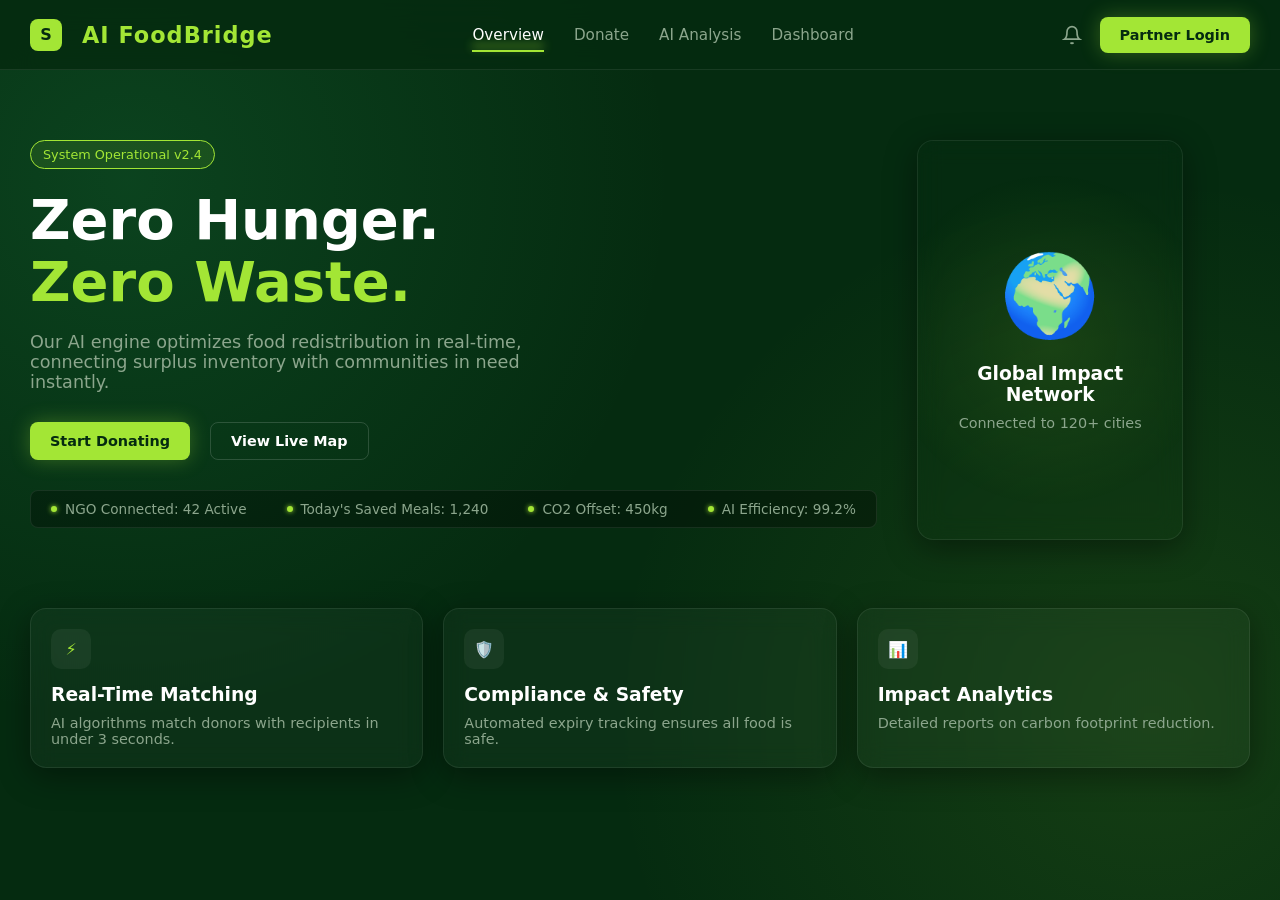
<file: food managmentwebpge/index.html>
<!DOCTYPE html>
<html lang="en">
<head>
    <meta charset="UTF-8">
    <meta name="viewport" content="width=device-width, initial-scale=1.0">
    <title>AI FoodBridge – Zero Hunger Smart Redistribution System</title>
    <style>
        /* --- 1. CORE VARIABLES --- */
        :root {
            --bg-dark: #052b10;
            --accent-primary: #a3e635; /* Neon Mint */
            --accent-secondary: #2ecc71; /* Green */
            --accent-alert: #ff6b6b;
            --text-main: #ffffff;
            --text-dim: #8ca68d;
            
            /* Glassmorphism */
            --glass-surface: rgba(255, 255, 255, 0.03);
            --glass-border: rgba(255, 255, 255, 0.08);
            --glass-highlight: rgba(255, 255, 255, 0.15);
            --blur-amount: 12px;

            /* Effects */
            --glow: 0 0 20px rgba(163, 230, 53, 0.3);
            --shadow: 0 8px 32px 0 rgba(0, 0, 0, 0.4);
            
            /* Spacing */
            --radius-sm: 8px;
            --radius-md: 16px;
            --radius-lg: 24px;
        }

        /* --- 2. RESET & TYPOGRAPHY --- */
        * { margin: 0; padding: 0; box-sizing: border-box; font-family: 'Segoe UI', system-ui, sans-serif; }
        
        body {
            background-color: var(--bg-dark);
            background-image: 
                radial-gradient(circle at 10% 20%, rgba(46, 204, 113, 0.15) 0%, transparent 40%),
                radial-gradient(circle at 90% 80%, rgba(163, 230, 53, 0.1) 0%, transparent 40%);
            color: var(--text-main);
            min-height: 100vh;
            overflow-x: hidden;
        }

        /* --- 3. COMPONENTS & UTILITIES --- */
        .hidden { display: none !important; }
        .flex { display: flex; }
        .flex-col { flex-direction: column; }
        .center { align-items: center; justify-content: center; }
        .gap-1 { gap: 10px; } .gap-2 { gap: 20px; } .gap-3 { gap: 30px; }
        
        /* Buttons */
        .btn {
            padding: 10px 20px; border: none; border-radius: var(--radius-sm);
            cursor: pointer; font-weight: 600; font-size: 0.9rem;
            transition: all 0.3s ease; display: inline-flex; align-items: center; gap: 8px;
        }
        .btn:active { transform: scale(0.96); }
        
        .btn-primary { background: var(--accent-primary); color: var(--bg-dark); box-shadow: var(--glow); }
        .btn-primary:hover { background: #bfff5a; box-shadow: 0 0 30px var(--accent-primary); }
        
        .btn-outline { background: transparent; border: 1px solid var(--glass-highlight); color: var(--text-main); }
        .btn-outline:hover { border-color: var(--accent-primary); background: rgba(163, 230, 53, 0.1); }
        
        .btn-ghost { background: transparent; color: var(--text-dim); }
        .btn-ghost:hover { color: var(--text-main); background: rgba(255,255,255,0.05); }

        .btn-icon { padding: 8px; border-radius: 50%; aspect-ratio: 1; }

        /* Glass Cards */
        .glass-card {
            background: var(--glass-surface);
            backdrop-filter: blur(var(--blur-amount));
            -webkit-backdrop-filter: blur(var(--blur-amount));
            border: 1px solid var(--glass-border);
            border-radius: var(--radius-md);
            padding: 24px;
            box-shadow: var(--shadow);
            transition: transform 0.3s ease, border-color 0.3s ease;
            position: relative;
            overflow: hidden;
        }
        .glass-card:hover { border-color: rgba(163, 230, 53, 0.3); transform: translateY(-2px); }
        
        /* Input Fields */
        .input-group { margin-bottom: 15px; position: relative; }
        .input-group label { display: block; font-size: 0.8rem; color: var(--text-dim); margin-bottom: 6px; }
        .form-input {
            width: 100%; background: rgba(0,0,0,0.3); border: 1px solid var(--glass-border);
            padding: 12px; color: white; border-radius: var(--radius-sm); outline: none;
            transition: 0.3s;
        }
        .form-input:focus { border-color: var(--accent-primary); box-shadow: 0 0 10px rgba(163, 230, 53, 0.2); }

        /* --- 4. LAYOUT STRUCTURE --- */
        
        /* Header */
        header {
            position: sticky; top: 0; z-index: 100;
            padding: 0 30px; height: 70px;
            display: flex; align-items: center; justify-content: space-between;
            background: rgba(5, 43, 16, 0.85);
            backdrop-filter: blur(20px);
            border-bottom: 1px solid var(--glass-border);
        }
        .brand { font-size: 1.4rem; font-weight: 800; color: var(--accent-primary); letter-spacing: 1px; }
        .nav-links { display: flex; gap: 30px; }
        .nav-item {
            background: none; border: none; color: var(--text-dim); font-size: 0.95rem;
            cursor: pointer; padding: 8px 0; position: relative; transition: 0.3s;
        }
        .nav-item:hover, .nav-item.active { color: var(--text-main); }
        .nav-item.active::after {
            content: ''; position: absolute; bottom: 0; left: 0; width: 100%; height: 2px;
            background: var(--accent-primary); box-shadow: 0 -5px 10px var(--accent-primary);
        }

        /* Main Container */
        main { padding: 30px; max-width: 1400px; margin: 0 auto; padding-bottom: 100px; }
        
        /* Sections */
        section { display: none; animation: fadeIn 0.4s ease-out; }
        section.active { display: block; }
        @keyframes fadeIn { from { opacity: 0; transform: translateY(10px); } to { opacity: 1; transform: translateY(0); } }

        /* --- 5. PAGE SPECIFIC STYLES --- */

        /* Home */
        .hero-container { display: grid; grid-template-columns: 1.2fr 0.8fr; gap: 40px; margin-top: 40px; }
        .hero-badge {
            display: inline-block; padding: 6px 12px; background: rgba(163, 230, 53, 0.1);
            border: 1px solid var(--accent-primary); color: var(--accent-primary);
            border-radius: 20px; font-size: 0.8rem; margin-bottom: 20px;
        }
        .ticker-wrap {
            width: 100%; overflow: hidden; background: rgba(0,0,0,0.3); border-radius: var(--radius-sm);
            padding: 10px 0; margin: 30px 0; display: flex; align-items: center;
            border: 1px solid var(--glass-border);
        }
        .ticker-item { white-space: nowrap; padding: 0 20px; font-size: 0.85rem; color: var(--text-dim); display: flex; align-items: center; gap: 8px; }
        .ticker-dot { width: 6px; height: 6px; background: var(--accent-primary); border-radius: 50%; box-shadow: 0 0 5px var(--accent-primary); }

        /* Features Grid */
        .features-grid { display: grid; grid-template-columns: repeat(3, 1fr); gap: 20px; margin-top: 50px; }
        .feature-card { padding: 20px; text-align: left; }
        .feature-icon { 
            width: 40px; height: 40px; background: rgba(255,255,255,0.05); 
            border-radius: 10px; display: flex; align-items: center; justify-content: center; 
            color: var(--accent-primary); margin-bottom: 15px;
        }

        /* Donate */
        .donate-layout { display: grid; grid-template-columns: 1fr 350px; gap: 30px; }
        .quick-actions { display: grid; grid-template-columns: 1fr 1fr; gap: 10px; margin-bottom: 20px; }
        .stat-pill { 
            background: rgba(255,255,255,0.05); padding: 10px; border-radius: 8px; 
            text-align: center; border: 1px solid transparent; cursor: pointer; transition: 0.2s;
        }
        .stat-pill:hover { border-color: var(--accent-primary); background: rgba(163, 230, 53, 0.05); }
        .stat-pill strong { display: block; font-size: 1.1rem; color: var(--accent-primary); }
        .stat-pill span { font-size: 0.75rem; color: var(--text-dim); }

        /* Analysis & Map */
        .analysis-grid { display: grid; grid-template-columns: repeat(4, 1fr); gap: 20px; margin-bottom: 20px; }
        
        #map-container {
            position: relative;
            height: 400px; 
            width: 100%;
            background: rgba(0,0,0,0.4);
            border-radius: var(--radius-sm);
            overflow: hidden;
            border: 1px solid var(--glass-border);
        }
        canvas { display: block; width: 100%; height: 100%; cursor: crosshair; }
        .map-overlay-ui {
            position: absolute; top: 10px; left: 10px;
            background: rgba(5, 43, 16, 0.9); padding: 5px 10px;
            border-radius: 4px; border: 1px solid var(--glass-border);
            pointer-events: none; font-size: 0.8rem; color: var(--accent-primary);
        }

        /* Tooltip & Details */
        #map-tooltip {
            position: absolute; background: rgba(0, 0, 0, 0.9);
            border: 1px solid var(--accent-primary); padding: 10px;
            border-radius: 6px; pointer-events: none; display: none;
            z-index: 10; backdrop-filter: blur(5px);
        }
        #map-tooltip h5 { color: var(--accent-primary); margin-bottom: 4px; font-size: 0.9rem; }
        #map-tooltip p { color: white; font-size: 0.8rem; margin: 2px 0; }

        #location-detail-card {
            position: absolute; right: 20px; top: 20px; width: 250px;
            background: rgba(10, 30, 15, 0.95); border: 1px solid var(--accent-primary);
            padding: 20px; border-radius: var(--radius-md);
            box-shadow: 0 10px 40px rgba(0,0,0,0.8);
            backdrop-filter: blur(10px); display: none; z-index: 20;
            animation: slideIn 0.3s ease-out;
        }
        @keyframes slideIn { from { opacity: 0; transform: translateX(20px); } to { opacity: 1; transform: translateX(0); } }
        #close-detail { position: absolute; top: 10px; right: 10px; background: none; border: none; color: var(--text-dim); cursor: pointer; font-size: 1.2rem; }
        #close-detail:hover { color: var(--accent-primary); }

        /* Dashboard (Bento Grid) */
        .bento-grid { display: grid; grid-template-columns: repeat(4, 1fr); grid-template-rows: auto auto; gap: 20px; }
        .bento-item { padding: 20px; }
        .col-span-2 { grid-column: span 2; }
        .row-span-2 { grid-row: span 2; }
        
        .chart-container { display: flex; align-items: flex-end; justify-content: space-around; height: 100%; padding-top: 20px; }
        .bar-group { display: flex; flex-direction: column; align-items: center; gap: 5px; width: 15%; }
        .bar { width: 100%; background: var(--accent-secondary); border-radius: 4px 4px 0 0; transition: height 1s ease; position: relative; }
        .bar:hover { background: var(--accent-primary); box-shadow: 0 0 10px var(--accent-primary); }
        .bar-label { font-size: 0.7rem; color: var(--text-dim); }

        /* Table */
        .data-table { width: 100%; border-collapse: collapse; margin-top: 15px; font-size: 0.9rem; }
        .data-table th { text-align: left; color: var(--text-dim); font-weight: normal; padding: 10px; border-bottom: 1px solid var(--glass-border); }
        .data-table td { padding: 12px 10px; border-bottom: 1px solid rgba(255,255,255,0.03); }
        .status-badge { padding: 4px 8px; border-radius: 12px; font-size: 0.75rem; background: rgba(46, 204, 113, 0.2); color: #2ecc71; }

        /* --- AUTH MODAL --- */
        #auth-modal {
            position: fixed; top: 0; left: 0; width: 100%; height: 100%;
            background: rgba(0,0,0,0.6); backdrop-filter: blur(8px);
            z-index: 1000; display: flex; align-items: center; justify-content: center;
            opacity: 0; pointer-events: none; transition: 0.3s;
        }
        #auth-modal.open { opacity: 1; pointer-events: auto; }
        
        .modal-content {
            width: 100%; max-width: 420px;
            background: #0f3e1e;
            border: 1px solid var(--accent-primary);
            box-shadow: 0 0 40px rgba(163, 230, 53, 0.15);
            padding: 0; border-radius: var(--radius-md);
            transform: scale(0.95); transition: 0.3s;
            overflow: hidden;
        }
        #auth-modal.open .modal-content { transform: scale(1); }

        .auth-header {
            display: flex; background: rgba(0,0,0,0.2);
        }
        .auth-tab {
            flex: 1; padding: 15px; border: none; background: none;
            color: var(--text-dim); font-weight: 600; cursor: pointer;
            border-bottom: 2px solid transparent;
        }
        .auth-tab.active {
            color: var(--accent-primary); border-bottom-color: var(--accent-primary);
            background: rgba(163, 230, 53, 0.05);
        }

        .auth-body { padding: 30px; }
        .modal-title { color: var(--accent-primary); margin-bottom: 20px; font-size: 1.5rem; text-align: center; }

        /* --- DASHBOARD DETAIL MODALS (Generic) --- */
        .detail-modal {
            position: fixed; top: 50%; left: 50%; transform: translate(-50%, -50%) scale(0.9);
            width: 80%; max-width: 600px; max-height: 80vh;
            background: #0a2611; border: 1px solid var(--accent-primary);
            padding: 20px; border-radius: var(--radius-md);
            z-index: 1100; box-shadow: 0 20px 50px rgba(0,0,0,0.8);
            display: none; opacity: 0; transition: 0.3s;
            overflow-y: auto;
        }
        .detail-modal.active { display: block; opacity: 1; transform: translate(-50%, -50%) scale(1); }
        .detail-modal-header { display: flex; justify-content: space-between; align-items: center; margin-bottom: 20px; border-bottom: 1px solid var(--glass-border); padding-bottom: 10px;}
        .close-modal-btn { background: none; border: none; color: white; font-size: 1.5rem; cursor: pointer; }

        /* Loading Spinner */
        .spinner {
            border: 4px solid rgba(163, 230, 53, 0.1);
            width: 36px; height: 36px;
            border-radius: 50%;
            border-left-color: var(--accent-primary);
            animation: spin 1s linear infinite;
            margin: 20px auto;
        }
        @keyframes spin { 100% { transform: rotate(360deg); } }

        /* --- 6. RESPONSIVE --- */
        @media (max-width: 1024px) {
            .hero-container, .donate-layout, .bento-grid { grid-template-columns: 1fr; }
            .bento-item { grid-column: span 1 !important; grid-row: span 1 !important; }
            .nav-links { display: none; }
            .features-grid { grid-template-columns: 1fr; }
        }
    </style>
</head>
<body>

    <!-- HEADER -->
    <header>
        <div class="flex center gap-2">
            <div style="width: 32px; height: 32px; background: var(--accent-primary); border-radius: 8px; display: grid; place-items: center; color: var(--bg-dark); font-weight: bold;">S</div>
            <div class="brand">AI FoodBridge</div>
        </div>

        <nav class="nav-links">
            <button class="nav-item active" onclick="router('home')" id="nav-home">Overview</button>
            <button class="nav-item" onclick="router('donate')" id="nav-donate">Donate</button>
            <button class="nav-item" onclick="router('analysis')" id="nav-analysis">AI Analysis</button>
            <button class="nav-item" onclick="router('dashboard')" id="nav-dashboard">Dashboard</button>
        </nav>

        <div class="flex gap-1">
            <button class="btn btn-ghost btn-icon" title="Notifications">
                <svg width="20" height="20" fill="none" stroke="currentColor" stroke-width="2" viewBox="0 0 24 24"><path d="M18 8A6 6 0 006 8c0 7-3 9-3 9h18s-3-2-3-9M13.73 21a2 2 0 01-3.46 0"></path></svg>
            </button>
            <!-- Login/Signup Button -->
            <button id="auth-btn" class="btn btn-primary btn-sm" onclick="toggleAuthModal(true)">Partner Login</button>
        </div>
    </header>

    <main>
        
        <!-- 1. HOME SECTION -->
        <section id="home" class="active">
            <div class="hero-container">
                <div>
                    <div class="hero-badge">System Operational v2.4</div>
                    <h1 style="font-size: 3.5rem; line-height: 1.1; margin-bottom: 20px;">Zero Hunger.<br><span style="color: var(--accent-primary);">Zero Waste.</span></h1>
                    <p style="color: var(--text-dim); font-size: 1.1rem; margin-bottom: 30px; max-width: 500px;">
                        Our AI engine optimizes food redistribution in real-time, connecting surplus inventory with communities in need instantly.
                    </p>
                    
                    <div class="flex gap-2">
                        <button class="btn btn-primary" onclick="router('donate')">Start Donating</button>
                        <button class="btn btn-outline" onclick="router('analysis')">View Live Map</button>
                    </div>

                    <div class="ticker-wrap">
                        <div class="ticker-item"><div class="ticker-dot"></div> NGO Connected: 42 Active</div>
                        <div class="ticker-item"><div class="ticker-dot"></div> Today's Saved Meals: 1,240</div>
                        <div class="ticker-item"><div class="ticker-dot"></div> CO2 Offset: 450kg</div>
                        <div class="ticker-item"><div class="ticker-dot"></div> AI Efficiency: 99.2%</div>
                    </div>
                </div>

                <div class="glass-card flex center" style="height: 400px; position: relative; background: radial-gradient(circle at center, rgba(163,230,53,0.1) 0%, transparent 70%);">
                    <div style="text-align: center;">
                        <div style="font-size: 5rem; margin-bottom: 20px;">🌍</div>
                        <h3 style="margin-bottom: 10px;">Global Impact Network</h3>
                        <p style="color: var(--text-dim); font-size: 0.9rem;">Connected to 120+ cities</p>
                    </div>
                </div>
            </div>

            <div class="features-grid">
                <div class="glass-card feature-card">
                    <div class="feature-icon">⚡</div>
                    <h3>Real-Time Matching</h3>
                    <p style="font-size: 0.9rem; color: var(--text-dim); margin-top: 10px;">AI algorithms match donors with recipients in under 3 seconds.</p>
                </div>
                <div class="glass-card feature-card">
                    <div class="feature-icon">🛡️</div>
                    <h3>Compliance & Safety</h3>
                    <p style="font-size: 0.9rem; color: var(--text-dim); margin-top: 10px;">Automated expiry tracking ensures all food is safe.</p>
                </div>
                <div class="glass-card feature-card">
                    <div class="feature-icon">📊</div>
                    <h3>Impact Analytics</h3>
                    <p style="font-size: 0.9rem; color: var(--text-dim); margin-top: 10px;">Detailed reports on carbon footprint reduction.</p>
                </div>
            </div>
        </section>

        <!-- 2. DONATE SECTION -->
        <section id="donate">
            <div class="flex gap-2" style="margin-bottom: 20px;">
                <button class="btn btn-primary">Manual Entry</button>
                <button class="btn btn-outline" disabled>Bulk Upload (CSV)</button>
            </div>

            <div class="donate-layout">
                <div class="glass-card">
                    <h2 style="margin-bottom: 20px;">New Donation Entry</h2>
                    <form id="donationForm" onsubmit="handleDonate(event)">
                        <div class="flex gap-2">
                            <div class="input-group" style="flex: 1;">
                                <label>Food Category</label>
                                <select id="foodType" class="form-input" required>
                                    <option value="" disabled selected>Select...</option>
                                    <option value="Produce">Fresh Produce</option>
                                    <option value="Dairy">Dairy & Eggs</option>
                                    <option value="Bakery">Bakery Items</option>
                                    <option value="Canned">Canned Goods</option>
                                    <option value="Prepared">Prepared Meals</option>
                                </select>
                            </div>
                            <div class="input-group" style="flex: 1;">
                                <label>Quantity (kg)</label>
                                <input type="number" id="quantity" class="form-input" required min="1" placeholder="0">
                            </div>
                        </div>

                        <div class="input-group">
                            <label>Pickup Location</label>
                            <input type="text" id="location" class="form-input" required placeholder="e.g. 123 Market St, Downtown">
                        </div>

                        <div class="flex gap-2">
                            <div class="input-group" style="flex: 1;">
                                <label>Expiry Date</label>
                                <input type="date" id="expiry" class="form-input" required>
                            </div>
                            <div class="input-group" style="flex: 1;">
                                <label>Urgency Level</label>
                                <select class="form-input">
                                    <option>Standard (24h)</option>
                                    <option>High (4h)</option>
                                    <option>Critical (1h)</option>
                                </select>
                            </div>
                        </div>

                        <div style="margin-top: 20px; border-top: 1px solid var(--glass-border); padding-top: 20px; display: flex; justify-content: flex-end; gap: 10px;">
                            <button type="submit" class="btn btn-primary">Submit Donation</button>
                        </div>
                    </form>
                </div>

                <div class="flex flex-col gap-2">
                    <div class="glass-card">
                        <h3 style="margin-bottom: 15px;">Quick Add</h3>
                        <div class="quick-actions">
                            <div class="stat-pill" onclick="quickDonate('Produce', 5)"><strong>+5kg</strong><span>Produce</span></div>
                            <div class="stat-pill" onclick="quickDonate('Bakery', 10)"><strong>+10kg</strong><span>Bakery</span></div>
                            <div class="stat-pill" onclick="quickDonate('Canned', 20)"><strong>+20kg</strong><span>Canned</span></div>
                            <div class="stat-pill" onclick="quickDonate('Dairy', 5)"><strong>+5kg</strong><span>Dairy</span></div>
                        </div>
                    </div>

                    <div class="glass-card" style="flex-grow: 1;">
                        <h3 style="margin-bottom: 10px;">Your Contribution</h3>
                        <div style="font-size: 2rem; color: var(--accent-primary); font-weight: bold;" id="sidebar-total">0 kg</div>
                        <p style="color: var(--text-dim); font-size: 0.8rem;">Lifetime Total</p>
                    </div>
                </div>
            </div>
        </section>

        <!-- 3. ANALYSIS SECTION -->
        <section id="analysis">
            <div class="flex gap-2" style="margin-bottom: 20px; justify-content: space-between;">
                <div>
                    <h2>AI Decision Engine</h2>
                    <p style="color: var(--text-dim);">Real-time logistics optimization & visualization</p>
                </div>
                <div class="flex gap-2">
                    <button class="btn btn-outline" onclick="router('dashboard')">View Dashboard</button>
                    <button class="btn btn-primary" id="sim-btn" onclick="runSimulation()">Run Optimization</button>
                </div>
            </div>

            <div class="glass-card" style="margin-bottom: 30px;">
                <div class="analysis-grid">
                    <div class="bento-item" style="border-right: 1px solid var(--glass-border);">
                        <h4 style="color: var(--text-dim);">Total Nodes</h4>
                        <div style="font-size: 1.5rem; font-weight: bold;" id="node-count-display">0</div>
                    </div>
                    <div class="bento-item" style="border-right: 1px solid var(--glass-border);">
                        <h4 style="color: var(--text-dim);">Active Routes</h4>
                        <div style="font-size: 1.5rem; font-weight: bold;" id="route-count">0</div>
                    </div>
                    <div class="bento-item" style="border-right: 1px solid var(--glass-border);">
                        <h4 style="color: var(--text-dim);">Efficiency</h4>
                        <div style="font-size: 1.5rem; font-weight: bold; color: var(--accent-primary);">98.5%</div>
                    </div>
                    <div class="bento-item">
                        <h4 style="color: var(--text-dim);">Status</h4>
                        <div id="system-status" style="font-size: 1.5rem; font-weight: bold; color: #2ecc71;">Idle</div>
                    </div>
                </div>

                <!-- MAP -->
                <div id="map-container">
                    <canvas id="mapCanvas"></canvas>
                    <div class="map-overlay-ui">Live Map View • Click node for details</div>
                    
                    <div id="map-tooltip">
                        <h5 id="tt-title">Location</h5>
                        <p id="tt-type">Type: </p>
                        <p id="tt-qty">Qty: </p>
                    </div>

                    <div id="location-detail-card">
                        <button id="close-detail">&times;</button>
                        <h3 style="color: var(--accent-primary); margin-bottom: 10px;" id="detail-title">Location Name</h3>
                        <div style="font-size: 0.9rem; color: white; margin-bottom: 5px;">
                            <span style="color: var(--text-dim);">ID:</span> <span id="detail-id">#000</span>
                        </div>
                        <div style="font-size: 0.9rem; color: white; margin-bottom: 5px;">
                            <span style="color: var(--text-dim);">Type:</span> <span id="detail-type">Produce</span>
                        </div>
                        <div style="font-size: 0.9rem; color: white; margin-bottom: 15px;">
                            <span style="color: var(--text-dim);">Qty:</span> <span id="detail-qty">0kg</span>
                        </div>
                        <!-- Actionable Button -->
                        <button class="btn btn-primary" style="width: 100%; font-size: 0.8rem;" onclick="dispatchDriver()">Dispatch Driver</button>
                    </div>
                </div>
            </div>

            <div id="sim-results" class="hidden analysis-grid">
                <div class="glass-card bento-item">
                    <h4>CO2 Saved</h4>
                    <div style="font-size: 1.2rem; font-weight: bold; margin-top: 5px;">124kg</div>
                </div>
                <div class="glass-card bento-item">
                    <h4>Matches Found</h4>
                    <div style="font-size: 1.2rem; font-weight: bold; margin-top: 5px;" id="match-count">0</div>
                </div>
                <div class="glass-card bento-item col-span-2">
                    <h4>Recommended Actions</h4>
                    <div class="flex gap-2" style="margin-top: 10px;">
                        <span class="status-badge">Dispatch Truck A</span>
                        <span class="status-badge">Notify Center B</span>
                    </div>
                </div>
            </div>
        </section>

        <!-- 4. DASHBOARD SECTION -->
        <section id="dashboard">
            <div class="flex gap-2" style="margin-bottom: 20px; justify-content: space-between; align-items: center;">
                <div>
                    <h2>Executive Dashboard</h2>
                    <p style="color: var(--text-dim);">Overview of redistribution metrics</p>
                </div>
                <div class="flex gap-1">
                    <!-- Actionable Button 1: Generate Report -->
                    <button class="btn btn-primary" onclick="generateReport()">Generate Report</button>
                </div>
            </div>

            <div class="bento-grid">
                <div class="glass-card bento-item">
                    <h4 style="color: var(--text-dim);">Total Donated</h4>
                    <div style="font-size: 2rem; font-weight: bold; color: var(--text-main);" id="dash-total">0</div>
                    <div style="font-size: 0.8rem; color: #2ecc71;">+12% vs last week</div>
                </div>
                
                <div class="glass-card bento-item">
                    <h4 style="color: var(--text-dim);">People Fed</h4>
                    <div style="font-size: 2rem; font-weight: bold; color: var(--accent-primary);" id="dash-fed">0</div>
                    <div style="font-size: 0.8rem; color: var(--text-dim);">Est. 1.5 meals/kg</div>
                </div>

                <div class="glass-card bento-item">
                    <h4 style="color: var(--text-dim);">Waste Diverted</h4>
                    <div style="font-size: 2rem; font-weight: bold;">0%</div>
                    <div class="progress-container" style="width: 100%; height: 6px; background: rgba(255,255,255,0.1); margin-top: 10px; border-radius: 3px;">
                        <div style="width: 85%; height: 100%; background: var(--accent-secondary); border-radius: 3px;"></div>
                    </div>
                </div>

                <div class="glass-card bento-item">
                    <h4 style="color: var(--text-dim);">Active NGOs</h4>
                    <div style="font-size: 2rem; font-weight: bold;">12</div>
                    <!-- Actionable Button 2: View Partners -->
                    <button class="btn btn-ghost" style="margin-top: 10px; font-size: 0.8rem;" onclick="showPartners()">View Partners</button>
                </div>

                <div class="glass-card bento-item col-span-2 row-span-2" style="min-height: 300px;">
                    <div class="flex" style="justify-content: space-between; margin-bottom: 10px;">
                        <h4>Category Breakdown</h4>
                        <select style="background: transparent; border: 1px solid var(--glass-border); color: white; padding: 2px 8px; border-radius: 4px;">
                            <option>This Week</option>
                        </select>
                    </div>
                    <div class="chart-container" id="category-chart">
                        <div class="bar-group"><div class="bar" style="height: 40%;"></div><div class="bar-label">Produce</div></div>
                        <div class="bar-group"><div class="bar" style="height: 20%;"></div><div class="bar-label">Dairy</div></div>
                        <div class="bar-group"><div class="bar" style="height: 60%;"></div><div class="bar-label">Bakery</div></div>
                        <div class="bar-group"><div class="bar" style="height: 80%;"></div><div class="bar-label">Canned</div></div>
                        <div class="bar-group"><div class="bar" style="height: 30%;"></div><div class="bar-label">Meals</div></div>
                    </div>
                </div>

                <div class="glass-card bento-item col-span-2">
                    <h4 style="margin-bottom: 15px;">Recent Transactions</h4>
                    <table class="data-table">
                        <thead>
                            <tr>
                                <th>Type</th>
                                <th>Qty</th>
                                <th>Location</th>
                                <th>Status</th>
                            </tr>
                        </thead>
                        <tbody id="dash-table-body">
                        </tbody>
                    </table>
                    <!-- Actionable Button 3: View Full History -->
                    <button class="btn btn-ghost" style="width: 100%; margin-top: 15px; font-size: 0.9rem;" onclick="showHistory()">View Full History</button>
                </div>
            </div>
        </section>

    </main>

    <!-- AUTH MODAL (Login & Signup) -->
    <div id="auth-modal">
        <div class="modal-content">
            <div class="auth-header">
                <button class="auth-tab active" onclick="switchAuthTab('login')">Login</button>
                <button class="auth-tab" onclick="switchAuthTab('signup')">Sign Up</button>
            </div>
            <div class="auth-body">
                
                <!-- LOGIN FORM -->
                <div id="login-form">
                    <h3 class="modal-title">Partner Access</h3>
                    <div class="input-group">
                        <label>Email</label>
                        <input type="email" id="login-email" class="form-input" placeholder="partner@foodbridge.ai">
                    </div>
                    <div class="input-group">
                        <label>Password</label>
                        <input type="password" id="login-pass" class="form-input" placeholder="••••••••">
                    </div>
                    <div class="flex gap-2" style="justify-content: center; margin-top: 20px;">
                        <button class="btn btn-ghost" onclick="toggleAuthModal(false)">Cancel</button>
                        <button class="btn btn-primary" onclick="handleLogin()">Login</button>
                    </div>
                    <p style="margin-top: 15px; font-size: 0.8rem; color: var(--text-dim);">Hint: partner@foodbridge.ai / demo</p>
                </div>

                <!-- SIGNUP FORM -->
                <div id="signup-form" class="hidden">
                    <h3 class="modal-title">Create Account</h3>
                    <div class="input-group">
                        <label>Organization Name</label>
                        <input type="text" id="signup-org" class="form-input" placeholder="e.g. City Food Bank">
                    </div>
                    <div class="input-group">
                        <label>Email</label>
                        <input type="email" id="signup-email" class="form-input" placeholder="you@org.com">
                    </div>
                    <div class="input-group">
                        <label>Password</label>
                        <input type="password" id="signup-pass" class="form-input" placeholder="Create password">
                    </div>
                    <div class="flex gap-2" style="justify-content: center; margin-top: 20px;">
                        <button class="btn btn-ghost" onclick="toggleAuthModal(false)">Cancel</button>
                        <button class="btn btn-primary" onclick="handleSignup()">Sign Up</button>
                    </div>
                </div>

            </div>
        </div>
    </div>

    <!-- GENERIC DETAIL MODALS -->

    <!-- Partners Modal -->
    <div id="partners-modal" class="detail-modal">
        <div class="detail-modal-header">
            <h3>Active NGO Partners</h3>
            <button class="close-modal-btn" onclick="closeModal('partners-modal')">&times;</button>
        </div>
        <div id="partners-list" style="display: flex; flex-direction: column; gap: 10px;">
            <!-- Populated by JS -->
        </div>
    </div>

    <!-- History Modal -->
    <div id="history-modal" class="detail-modal">
        <div class="detail-modal-header">
            <h3>Full Donation History</h3>
            <button class="close-modal-btn" onclick="closeModal('history-modal')">&times;</button>
        </div>
        <table class="data-table">
            <thead>
                <tr><th>Date</th><th>Type</th><th>Qty</th><th>Location</th><th>Status</th></tr>
            </thead>
            <tbody id="history-table-body">
                <!-- Populated by JS -->
            </tbody>
        </table>
    </div>

    <!-- Report Modal -->
    <div id="report-modal" class="detail-modal" style="text-align: center;">
        <div class="detail-modal-header">
            <h3>Generating Report</h3>
            <button class="close-modal-btn" onclick="closeModal('report-modal')">&times;</button>
        </div>
        <div id="report-loading" class="spinner"></div>
        <div id="report-success" class="hidden">
            <div style="font-size: 3rem; margin-bottom: 10px;">✅</div>
            <h4 style="color: var(--accent-primary)">Report Ready</h4>
            <p style="color: var(--text-dim)">Your impact summary PDF has been generated.</p>
            <button class="btn btn-primary" style="margin-top: 20px;">Download PDF</button>
        </div>
    </div>

    <!-- Toast Notification -->
    <div id="toast" style="position: fixed; bottom: 20px; right: 20px; background: var(--bg-dark); border: 1px solid var(--accent-primary); padding: 15px 25px; border-radius: 8px; color: var(--accent-primary); transform: translateY(100px); opacity: 0; transition: 0.3s; box-shadow: 0 10px 30px rgba(0,0,0,0.5); z-index: 2000;">
        Success
    </div>

    <script>
        // --- STATE MANAGEMENT ---
        let donations = JSON.parse(localStorage.getItem('foodDonations')) || [];
        let mapNodes = []; 
        let isSimulationRunning = false;
        let selectedNode = null; 
        let isLoggedIn = false;

        // --- ROUTING ---
        function router(pageId) {
            document.querySelectorAll('.nav-item').forEach(b => b.classList.remove('active'));
            const activeBtn = document.getElementById('nav-' + pageId);
            if(activeBtn) activeBtn.classList.add('active');

            document.querySelectorAll('section').forEach(s => s.classList.remove('active'));
            document.getElementById(pageId).classList.add('active');

            if(pageId === 'dashboard') updateDashboard();
            else if(pageId === 'donate') updateSidebar();
            else if(pageId === 'analysis') {
                updateAnalysisReadiness();
                setTimeout(() => { initMap(); }, 50); 
            }
        }

        // --- AUTH SYSTEM ---
        const authModal = document.getElementById('auth-modal');
        const authBtn = document.getElementById('auth-btn');

        function toggleAuthModal(show) {
            if(show) {
                if(isLoggedIn) {
                    // If already logged in, maybe show profile? For now, just ignore
                    return; 
                }
                authModal.classList.add('open');
            } else {
                authModal.classList.remove('open');
            }
        }

        authBtn.addEventListener('click', () => toggleAuthModal(true));

        function switchAuthTab(tab) {
            document.querySelectorAll('.auth-tab').forEach(b => b.classList.remove('active'));
            if(tab === 'login') {
                document.querySelectorAll('.auth-tab')[0].classList.add('active');
                document.getElementById('login-form').classList.remove('hidden');
                document.getElementById('signup-form').classList.add('hidden');
            } else {
                document.querySelectorAll('.auth-tab')[1].classList.add('active');
                document.getElementById('login-form').classList.add('hidden');
                document.getElementById('signup-form').classList.remove('hidden');
            }
        }

        function handleLogin() {
            const email = document.getElementById('login-email').value;
            const pass = document.getElementById('login-pass').value;

            if(email === 'partner@foodbridge.ai' && pass === 'demo') {
                loginSuccess("Partner");
            } else {
                showToast("Invalid credentials");
            }
        }

        function handleSignup() {
            const org = document.getElementById('signup-org').value;
            if(!org) { showToast("Please enter organization name"); return; }
            
            // Simulate signup delay
            showToast("Creating Account...");
            setTimeout(() => {
                loginSuccess(org);
            }, 1000);
        }

        function loginSuccess(name) {
            isLoggedIn = true;
            toggleAuthModal(false);
            authBtn.innerText = `${name} (Online)`;
            authBtn.style.backgroundColor = "#2ecc71";
            authBtn.style.boxShadow = "none";
            showToast(`Welcome back, ${name}`);
            document.getElementById('sim-btn').disabled = false;
        }

        // --- DASHBOARD BUTTON ACTIONS ---
        
        function generateReport() {
            const modal = document.getElementById('report-modal');
            const loading = document.getElementById('report-loading');
            const success = document.getElementById('report-success');
            
            modal.classList.add('active');
            loading.classList.remove('hidden');
            success.classList.add('hidden');

            // Simulate generation time
            setTimeout(() => {
                loading.classList.add('hidden');
                success.classList.remove('hidden');
            }, 1500);
        }

        function showPartners() {
            const list = document.getElementById('partners-list');
            // Dummy Data
            const partners = [
                { name: "City Food Bank", type: "Distribution Hub", status: "Active" },
                { name: "Green Earth Shelter", type: "Direct Aid", status: "Active" },
                { name: "Community Kitchen", type: "Meal Prep", status: "Restocking" },
                { name: "Hope Center", type: "Distribution Hub", status: "Active" }
            ];

            list.innerHTML = partners.map(p => `
                <div class="glass-card" style="padding: 15px; display: flex; justify-content: space-between; align-items: center; margin:0;">
                    <div>
                        <div style="color: white; font-weight: bold;">${p.name}</div>
                        <div style="color: var(--text-dim); font-size: 0.8rem;">${p.type}</div>
                    </div>
                    <span class="status-badge">${p.status}</span>
                </div>
            `).join('');
            
            document.getElementById('partners-modal').classList.add('active');
        }

        function showHistory() {
            const tbody = document.getElementById('history-table-body');
            tbody.innerHTML = '';
            
            [...donations].reverse().forEach(d => {
                const row = `<tr>
                    <td>${d.date}</td>
                    <td>${d.type}</td>
                    <td>${d.qty}kg</td>
                    <td>${d.location}</td>
                    <td><span class="status-badge">${d.status}</span></td>
                </tr>`;
                tbody.innerHTML += row;
            });

            if(donations.length === 0) {
                tbody.innerHTML = '<tr><td colspan="5" style="text-align:center;">No history found</td></tr>';
            }

            document.getElementById('history-modal').classList.add('active');
        }

        function closeModal(id) {
            document.getElementById(id).classList.remove('active');
        }

        // --- MAP ACTIONS ---
        function dispatchDriver() {
            const btn = document.querySelector('#location-detail-card .btn-primary');
            const originalText = btn.innerText;
            btn.innerText = "Dispatching...";
            btn.style.backgroundColor = "#ff6b6b"; // Alert color
            
            setTimeout(() => {
                btn.innerText = "Dispatched";
                showToast("Driver dispatched successfully!");
                document.getElementById('location-detail-card').style.display = 'none';
                selectedNode = null;
                // Reset button style after close (handled by DOM replacement usually, but here we reset)
                setTimeout(() => { btn.innerText = originalText; btn.style.backgroundColor = ""; }, 500);
            }, 1500);
        }

        // --- DONATION LOGIC ---
        function handleDonate(e) {
            e.preventDefault();
            const donation = {
                id: Date.now(),
                type: document.getElementById('foodType').value,
                qty: parseFloat(document.getElementById('quantity').value),
                location: document.getElementById('location').value,
                date: new Date().toLocaleDateString(),
                status: 'Pending'
            };
            saveDonation(donation);
            e.target.reset();
            showToast("Donation Submitted");
        }

        function quickDonate(type, qty) {
            const donation = {
                id: Date.now(),
                type: type,
                qty: qty,
                location: "Auto-Detected Hub",
                date: new Date().toLocaleDateString(),
                status: 'Processing'
            };
            saveDonation(donation);
            showToast(`Added: ${qty}kg ${type}`);
        }

        function saveDonation(item) {
            donations.push(item);
            localStorage.setItem('foodDonations', JSON.stringify(donations));
            generateMapNodes();
            updateSidebar();
            updateAnalysisReadiness();
        }

        // --- MAP LOGIC (Same as before) ---
        function generateMapNodes() {
            mapNodes = donations.map(d => {
                const seed = d.id;
                const x = (seed % 700) + 50; 
                const y = ((seed * 13) % 250) + 50; 
                return { x, y, data: d };
            });
            document.getElementById('node-count-display').innerText = mapNodes.length;
        }

        function initMap() {
            const canvas = document.getElementById('mapCanvas');
            const container = document.getElementById('map-container');
            const ctx = canvas.getContext('2d');

            canvas.width = container.offsetWidth;
            canvas.height = container.offsetHeight;

            function draw() {
                ctx.clearRect(0, 0, canvas.width, canvas.height);
                
                // Grid
                ctx.strokeStyle = 'rgba(163, 230, 53, 0.05)';
                ctx.lineWidth = 1;
                const gridSize = 40;
                for(let x=0; x<canvas.width; x+=gridSize) { ctx.beginPath(); ctx.moveTo(x,0); ctx.lineTo(x, canvas.height); ctx.stroke(); }
                for(let y=0; y<canvas.height; y+=gridSize) { ctx.beginPath(); ctx.moveTo(0,y); ctx.lineTo(canvas.width, y); ctx.stroke(); }

                const centerX = canvas.width / 2;
                const centerY = canvas.height / 2;
                
                // Hub
                ctx.beginPath(); ctx.arc(centerX, centerY, 8, 0, Math.PI * 2);
                ctx.fillStyle = '#fff'; ctx.fill(); ctx.shadowBlur = 15; ctx.shadowColor = '#fff'; ctx.stroke(); ctx.shadowBlur = 0;

                // Routes
                if(isSimulationRunning) {
                    ctx.strokeStyle = 'rgba(46, 204, 113, 0.5)';
                    ctx.lineWidth = 2; ctx.setLineDash([5, 5]);
                    mapNodes.forEach(node => { ctx.beginPath(); ctx.moveTo(centerX, centerY); ctx.lineTo(node.x, node.y); ctx.stroke(); });
                    ctx.setLineDash([]);
                }

                // Nodes
                mapNodes.forEach(node => {
                    ctx.beginPath(); ctx.arc(node.x, node.y, 6, 0, Math.PI * 2);
                    if(selectedNode && selectedNode.data.id === node.data.id) {
                        ctx.fillStyle = '#ff6b6b'; ctx.shadowBlur = 20; ctx.shadowColor = '#ff6b6b';
                        ctx.strokeStyle = '#fff'; ctx.lineWidth = 2; ctx.stroke();
                    } else if(isSimulationRunning) {
                        ctx.fillStyle = '#a3e635'; ctx.shadowBlur = 10; ctx.shadowColor = '#a3e635';
                    } else { ctx.fillStyle = '#8ca68d'; ctx.shadowBlur = 0; }
                    ctx.fill(); ctx.shadowBlur = 0;
                });
                requestAnimationFrame(draw);
            }
            draw();
        }

        const canvas = document.getElementById('mapCanvas');
        const detailCard = document.getElementById('location-detail-card');
        const tooltip = document.getElementById('map-tooltip');

        canvas.addEventListener('click', (e) => {
            const rect = canvas.getBoundingClientRect();
            const mouseX = e.clientX - rect.left; const mouseY = e.clientY - rect.top;
            let clicked = false;
            mapNodes.forEach(node => {
                const dist = Math.sqrt((mouseX - node.x)**2 + (mouseY - node.y)**2);
                if(dist < 15) { clicked = true; selectedNode = node; showLocationDetail(node.data); }
            });
            if(!clicked) { selectedNode = null; detailCard.style.display = 'none'; }
        });

        canvas.addEventListener('mousemove', (e) => {
            const rect = canvas.getBoundingClientRect();
            const mouseX = e.clientX - rect.left; const mouseY = e.clientY - rect.top;
            let hit = false;
            mapNodes.forEach(node => {
                const dist = Math.sqrt((mouseX - node.x)**2 + (mouseY - node.y)**2);
                if(dist < 10) {
                    hit = true; tooltip.style.display = 'block'; tooltip.style.left = (e.clientX + 15) + 'px'; tooltip.style.top = (e.clientY + 15) + 'px';
                    document.getElementById('tt-title').innerText = node.data.location; document.getElementById('tt-type').innerText = `Type: ${node.data.type}`; document.getElementById('tt-qty').innerText = `Qty: ${node.data.qty}kg`;
                    canvas.style.cursor = 'pointer';
                }
            });
            if(!hit) { tooltip.style.display = 'none'; canvas.style.cursor = 'crosshair'; }
        });

        document.getElementById('close-detail').addEventListener('click', () => { detailCard.style.display = 'none'; selectedNode = null; });

        function showLocationDetail(data) {
            detailCard.style.display = 'block';
            document.getElementById('detail-title').innerText = data.location;
            document.getElementById('detail-id').innerText = '#' + data.id.toString().slice(-4);
            document.getElementById('detail-type').innerText = data.type;
            document.getElementById('detail-qty').innerText = data.qty + ' kg';
            document.getElementById('detail-status').innerText = data.status;
        }

        // --- ANALYSIS LOGIC ---
        function updateAnalysisReadiness() {
            if(donations.length > 0) {
                document.getElementById('sim-btn').disabled = false;
                document.getElementById('system-status').innerText = "Ready"; document.getElementById('system-status').style.color = "#a3e635";
                generateMapNodes();
            } else {
                document.getElementById('system-status').innerText = "No Data"; document.getElementById('system-status').style.color = "#ff6b6b";
            }
        }

        function runSimulation() {
            if(isSimulationRunning) return; if(donations.length === 0) { showToast("No donations to analyze!"); return; }
            const btn = document.getElementById('sim-btn'); const status = document.getElementById('system-status'); const results = document.getElementById('sim-results');
            btn.disabled = true; isSimulationRunning = true; status.innerText = "Optimizing..."; status.style.color = "#ffcc00";
            setTimeout(() => {
                status.innerText = "Active"; status.style.color = "#2ecc71"; results.classList.remove('hidden');
                document.getElementById('route-count').innerText = mapNodes.length; document.getElementById('match-count').innerText = donations.length;
                btn.disabled = false; btn.innerText = "Re-Run Optimization"; showToast("Routes Calculated Successfully");
            }, 1500);
        }

        // --- DASHBOARD LOGIC ---
        function updateDashboard() {
            const total = donations.reduce((sum, d) => sum + d.qty, 0);
            const fed = Math.floor(total * 1.5);
            animateValue("dash-total", parseInt(document.getElementById("dash-total").innerText), total, 1000);
            animateValue("dash-fed", parseInt(document.getElementById("dash-fed").innerText), fed, 1000);
            const tbody = document.getElementById('dash-table-body'); tbody.innerHTML = '';
            [...donations].reverse().slice(0, 5).forEach(d => {
                tbody.innerHTML += `<tr><td>${d.type}</td><td>${d.qty}kg</td><td>${d.location}</td><td><span class="status-badge">${d.status}</span></td></tr>`;
            });
            if(donations.length === 0) tbody.innerHTML = '<tr><td colspan="4" style="text-align:center; padding: 20px; color: var(--text-dim);">No recent data</td></tr>';
        }

        function updateSidebar() {
            const total = donations.reduce((sum, d) => sum + d.qty, 0);
            document.getElementById('sidebar-total').innerText = total + " kg";
        }

        // --- UTILS ---
        function animateValue(id, start, end, duration) {
            if (start === end) return;
            const obj = document.getElementById(id); const range = end - start; let current = start; const increment = end > start ? 1 : -1;
            const stepTime = Math.abs(Math.floor(duration / range));
            const timer = setInterval(function() { current += increment; obj.innerHTML = current; if (current == end) clearInterval(timer); }, Math.max(stepTime, 10));
        }

        function showToast(msg) {
            const t = document.getElementById('toast'); t.innerText = msg; t.style.transform = "translateY(0)"; t.style.opacity = "1";
            setTimeout(() => { t.style.transform = "translateY(100px)"; t.style.opacity = "0"; }, 3000);
        }

        window.onload = function() { updateSidebar(); updateAnalysisReadiness(); generateMapNodes(); initMap(); }
        window.onresize = function() { if(document.getElementById('analysis').classList.contains('active')) initMap(); }
    </script>
</body>
</html>
</file>
